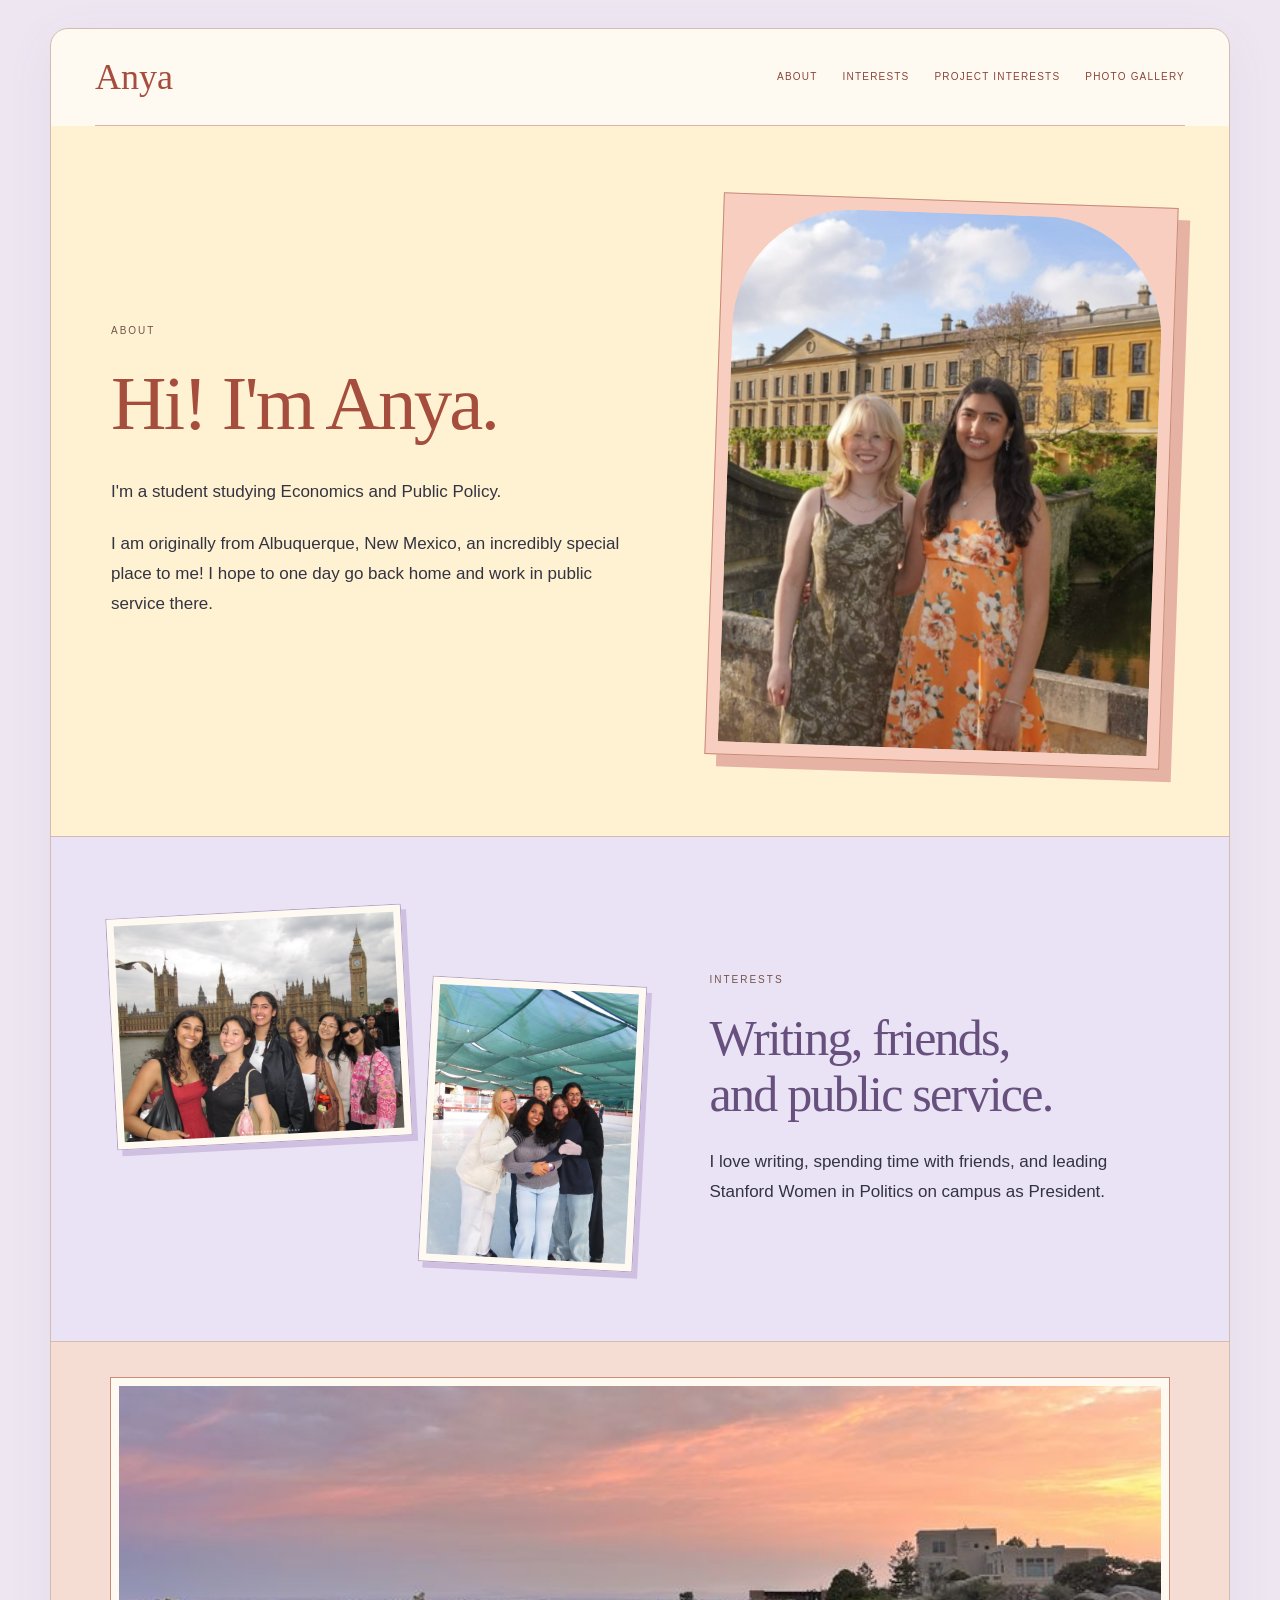
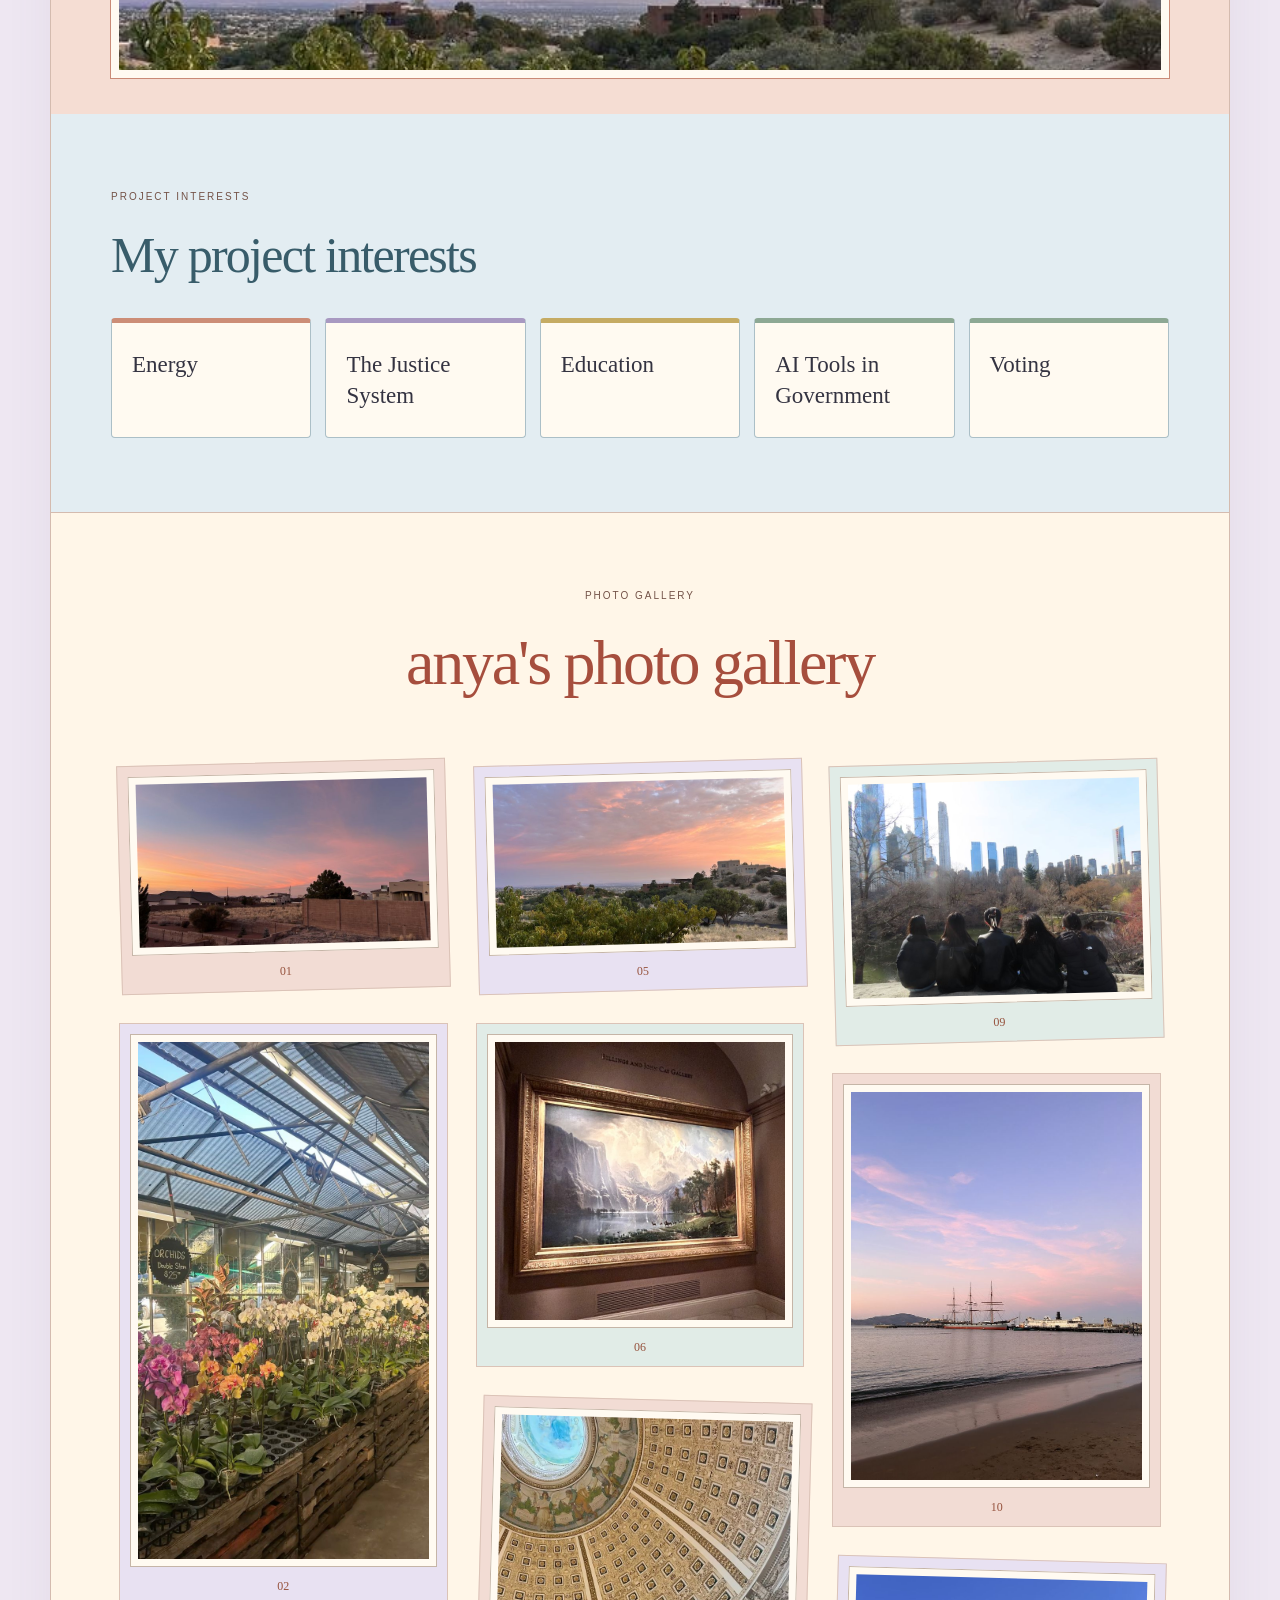
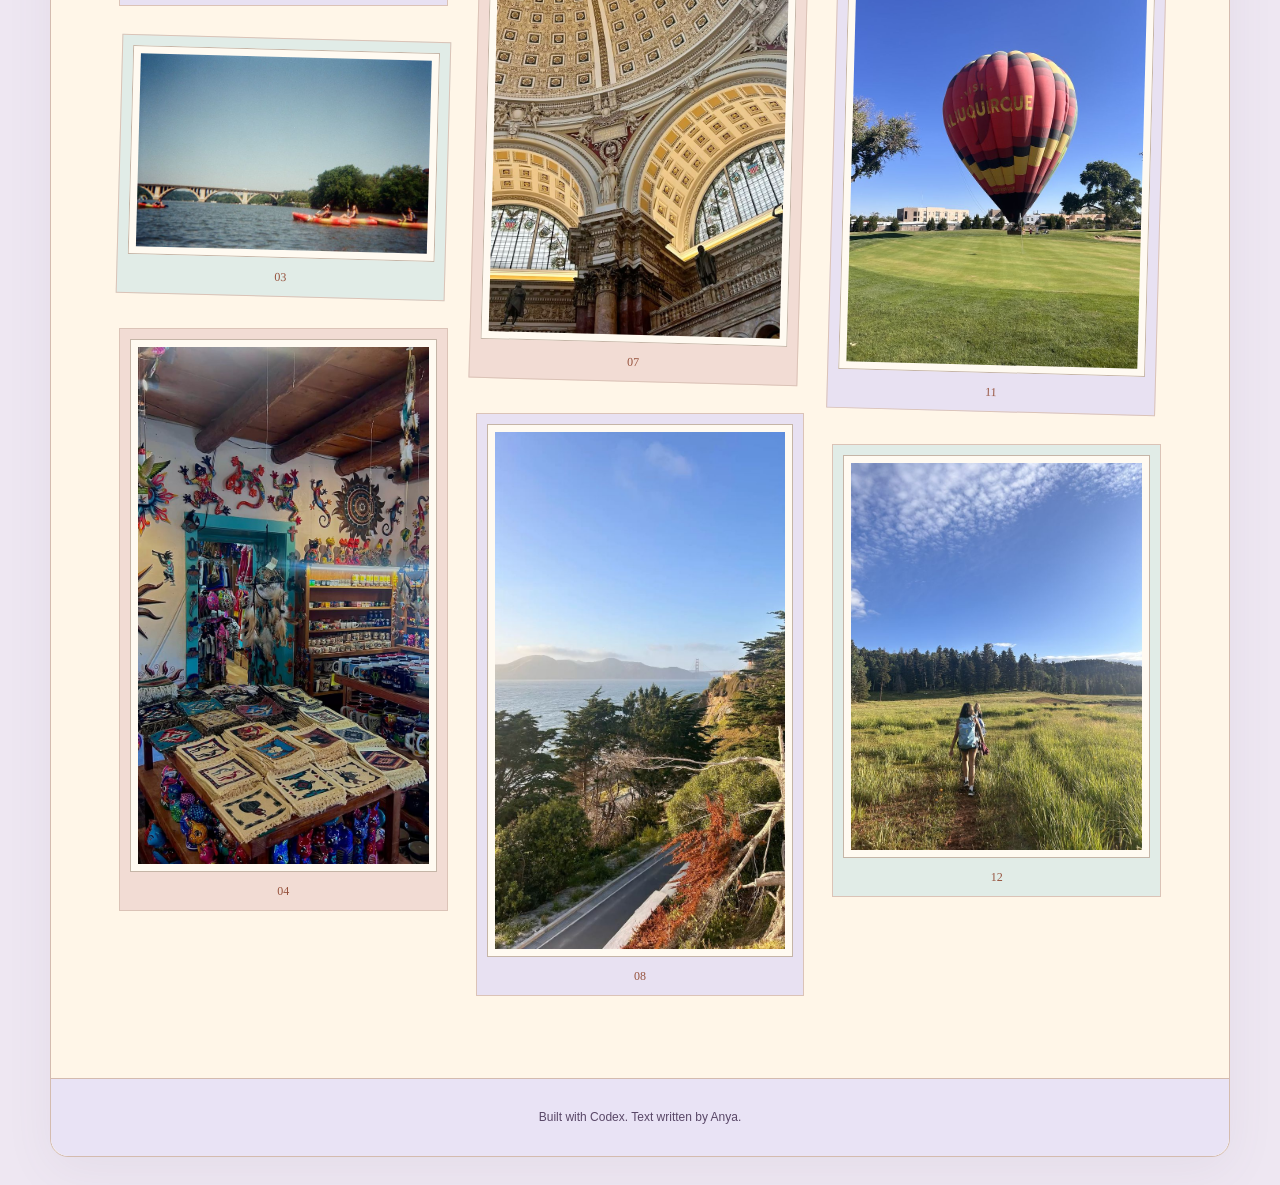
<file: index.html>
<!DOCTYPE html>
<html lang="en">
<head>
  <meta charset="UTF-8">
  <meta name="viewport" content="width=device-width, initial-scale=1.0">
  <title>Anya</title>
  <link rel="stylesheet" href="style.css">
</head>
<body>
  <header class="site-header">
    <a class="name" href="#about">Anya</a>
    <nav aria-label="Main navigation">
      <a href="#about">About</a>
      <a href="#interests">Interests</a>
      <a href="#projects">Project interests</a>
      <a href="#gallery">Photo gallery</a>
    </nav>
  </header>
  <main>
    <section class="about" id="about" aria-labelledby="about-heading">
      <div class="intro">
        <p class="eyebrow">About</p>
        <h1 id="about-heading">Hi! I'm Anya<span class="period">.</span></h1>
        <p>I'm a student studying Economics and Public Policy.</p>
        <p>I am originally from Albuquerque, New Mexico, an incredibly special place to me! I hope to one day go back home and work in public service there.</p>
      </div>
      <div class="hero-photo">
        <img src="images/friends-outdoors.png" alt="Two friends standing on a stone bridge outdoors" width="1444" height="1078">
      </div>
    </section>
    <section class="interests" id="interests" aria-labelledby="interests-heading">
      <div class="photo-pair">
        <img class="wide-photo" src="images/friends-london.png" alt="A group of friends beside the river with Big Ben in the background" width="1442" height="1116" loading="lazy">
        <img class="tall-photo" src="images/friends-skating.png" alt="A group of friends together at an ice rink" width="1024" height="1388" loading="lazy">
      </div>
      <div class="interests-copy">
        <p class="eyebrow">Interests</p>
        <h2 id="interests-heading">Writing, friends,<br>and public service.</h2>
        <p>I love writing, spending time with friends, and leading Stanford Women in Politics on campus as President.</p>
      </div>
    </section>
    <div class="photo-interlude"><img src="images/sunset-hills.png" alt="Pink clouds above hills and trees" loading="lazy"></div>
    <section class="projects" id="projects" aria-labelledby="projects-heading">
      <p class="eyebrow">Project interests</p>
      <h2 id="projects-heading">My project interests</h2>
      <ul>
        <li>Energy</li>
        <li>The Justice System</li>
        <li>Education</li>
        <li>AI Tools in Government</li>
        <li>Voting</li>
      </ul>
    </section>
    <section class="gallery" id="gallery" aria-labelledby="gallery-heading">
      <div class="gallery-heading"><p class="eyebrow">Photo gallery</p>
      <h2 id="gallery-heading">anya's photo gallery</h2></div>
      <div class="gallery-grid">
        <figure><img src="images/pink-sky.png" alt="Pink sunset above houses and desert plants" loading="lazy"><figcaption aria-hidden="true">01</figcaption></figure>
        <figure><img src="images/orchids.png" alt="Colorful orchids in a greenhouse" loading="lazy"><figcaption aria-hidden="true">02</figcaption></figure>
        <figure><img src="images/kayaks.png" alt="Kayakers on a river beneath a bridge" loading="lazy"><figcaption aria-hidden="true">03</figcaption></figure>
        <figure><img src="images/colorful-shop.png" alt="Colorful crafts and textiles inside a shop" loading="lazy"><figcaption aria-hidden="true">04</figcaption></figure>
        <figure><img src="images/sunset-hills.png" alt="Pink clouds above hills and trees" loading="lazy"><figcaption aria-hidden="true">05</figcaption></figure>
        <figure><img src="images/landscape-painting.png" alt="A framed painting of mountains and a lake" loading="lazy"><figcaption aria-hidden="true">06</figcaption></figure>
        <figure><img src="images/ornate-ceiling.png" alt="An ornate gold and cream ceiling above arched windows" loading="lazy"><figcaption aria-hidden="true">07</figcaption></figure>
        <figure><img src="images/coastal-view.png" alt="Trees and a coastal road overlooking a bay and bridge" loading="lazy"><figcaption aria-hidden="true">08</figcaption></figure>
        <figure><img src="images/friends-park.png" alt="Friends sitting together overlooking a park and city skyline" loading="lazy"><figcaption aria-hidden="true">09</figcaption></figure>
        <figure><img src="images/sailboat.png" alt="A tall sailing ship beneath a pink evening sky" loading="lazy"><figcaption aria-hidden="true">10</figcaption></figure>
        <figure><img src="images/balloon.png" alt="A red hot air balloon above a green field" loading="lazy"><figcaption aria-hidden="true">11</figcaption></figure>
        <figure><img src="images/meadow.png" alt="Hikers following a path through a sunny meadow" loading="lazy"><figcaption aria-hidden="true">12</figcaption></figure>
      </div>
    </section>
  </main>
  <footer>Built with Codex. Text written by Anya.</footer>
</body>
</html>
</file>
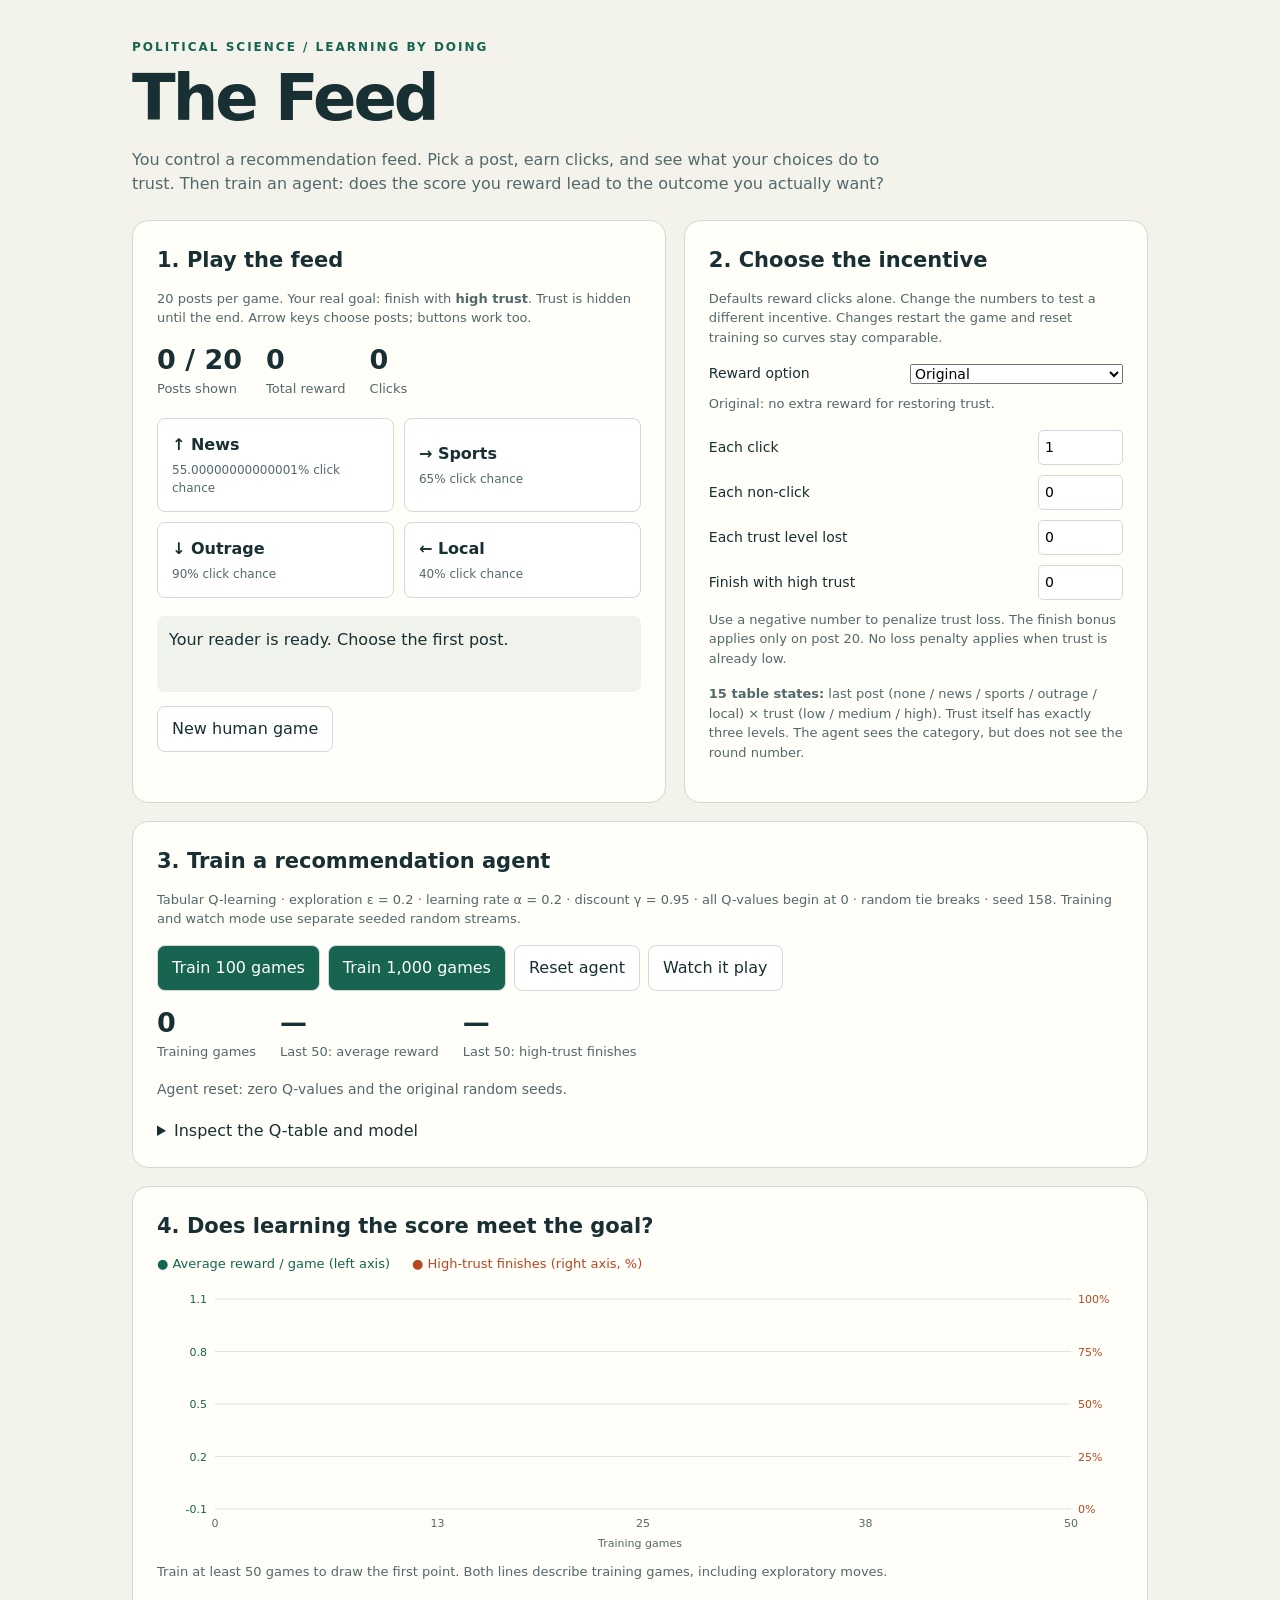
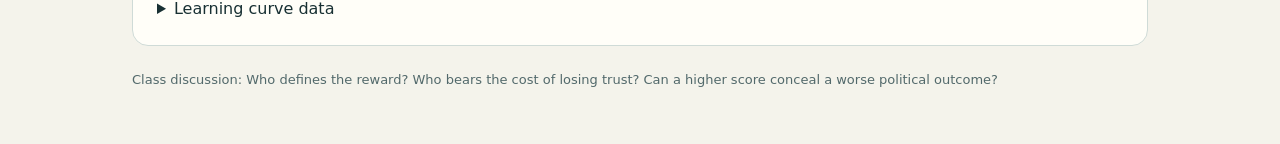
<file: rl-game/index.html>
<!doctype html>
<html lang="en">
<head>
<meta charset="utf-8">
<meta name="viewport" content="width=device-width, initial-scale=1">
<title>The Feed — a reinforcement learning game</title>
<style>
:root{color-scheme:light;--ink:#183033;--muted:#52696b;--line:#cfdbd7;--green:#176451;--orange:#b54823}*{box-sizing:border-box}body{margin:0;background:#f4f3eb;color:var(--ink);font:16px/1.5 system-ui,sans-serif}main{max-width:1060px;margin:auto;padding:38px 22px}h1{font-size:clamp(38px,7vw,64px);line-height:1;margin:10px 0 18px;letter-spacing:-3px}h2{font-size:21px;margin:0 0 12px}p{margin:8px 0 16px}.eyebrow{font-size:12px;text-transform:uppercase;letter-spacing:2px;font-weight:750;color:var(--green)}.intro{max-width:760px;color:var(--muted)}.grid{display:grid;grid-template-columns:1.15fr 1fr;gap:18px;margin:24px 0}.card{background:#fffef8;border:1px solid var(--line);border-radius:16px;padding:24px}.wide{grid-column:1/-1}.stats{display:flex;gap:24px;flex-wrap:wrap;margin:16px 0}.stat strong{display:block;font-size:27px;line-height:1.2}.stat span,.small{font-size:13px;color:var(--muted)}button,input,select{font:inherit}button{cursor:pointer;border:1px solid var(--line);border-radius:8px;padding:10px 14px;background:#fff;color:var(--ink)}button:hover{border-color:var(--green);background:#edf5ef}button:focus-visible,input:focus-visible,select:focus-visible{outline:3px solid #c18624;outline-offset:2px}button:disabled{opacity:.45;cursor:default}.primary{background:var(--green);color:white}.primary:hover{background:#104a3c;color:white}.actions{display:flex;gap:8px;flex-wrap:wrap}.posts{display:grid;grid-template-columns:1fr 1fr;gap:10px;margin:18px 0}.post{text-align:left;padding:14px}.post b,.post small{display:block}.post small{color:var(--muted);font-size:12px;margin-top:4px}.feedback{min-height:76px;padding:12px;background:#f0f3ec;border-radius:8px}label{display:flex;justify-content:space-between;align-items:center;gap:10px;margin:10px 0;font-size:14px}input[type=number]{width:85px;padding:6px;border:1px solid var(--line);border-radius:5px}code{font-size:13px}canvas{display:block;width:100%;height:280px}.legend{display:flex;gap:22px;flex-wrap:wrap;font-size:13px}.legend span:first-child{color:var(--green)}.legend span:last-child{color:var(--orange)}table{width:100%;border-collapse:collapse;font-size:13px}th,td{text-align:left;padding:6px;border-bottom:1px solid var(--line)}.scroll{overflow:auto}summary{cursor:pointer;margin-top:15px}.status{min-height:24px;font-size:14px;color:var(--muted)}@media(max-width:720px){.grid{grid-template-columns:1fr}.card{padding:18px}main{padding:26px 15px}}
</style>
</head>
<body>
<main>
<header><div class="eyebrow">Political science / learning by doing</div><h1>The Feed</h1><p class="intro">You control a recommendation feed. Pick a post, earn clicks, and see what your choices do to trust. Then train an agent: does the score you reward lead to the outcome you actually want?</p></header>
<div class="grid">
<section class="card"><h2>1. Play the feed</h2><p class="small">20 posts per game. Your real goal: finish with <b>high trust</b>. Trust is hidden until the end. Arrow keys choose posts; buttons work too.</p><div class="stats"><div class="stat"><strong id="round">0 / 20</strong><span>Posts shown</span></div><div class="stat"><strong id="score">0</strong><span>Total reward</span></div><div class="stat"><strong id="clicks">0</strong><span>Clicks</span></div></div>
<div class="posts" id="posts"></div><div class="feedback" id="feedback" role="status" aria-live="polite">Your reader is ready. Choose the first post.</div><div class="actions" style="margin-top:14px"><button id="newGame">New human game</button></div><p class="small" id="humanRecord"></p></section>
<section class="card"><h2>2. Choose the incentive</h2><p class="small">Defaults reward clicks alone. Change the numbers to test a different incentive. Changes restart the game and reset training so curves stay comparable.</p>
<label>Reward option <select id="rewardMode"><option value="original" selected>Original</option><option value="repair">Rebuild trust (+3 per level)</option></select></label>
<p class="small" id="modeNote">Original: no extra reward for restoring trust.</p>
<label>Each click <input id="clickReward" type="number" value="1" min="-100" max="100" step="0.5"></label>
<label>Each non-click <input id="skipReward" type="number" value="0" min="-100" max="100" step="0.5"></label>
<label>Each trust level lost <input id="lossReward" type="number" value="0" min="-100" max="100" step="0.5"></label>
<label>Finish with high trust <input id="goalReward" type="number" value="0" min="-100" max="100" step="0.5"></label>
<p class="small">Use a negative number to penalize trust loss. The finish bonus applies only on post 20. No loss penalty applies when trust is already low.</p><p class="small"><b>15 table states:</b> last post (none / news / sports / outrage / local) × trust (low / medium / high). Trust itself has exactly three levels. The agent sees the category, but does not see the round number.</p>
</section>
<section class="card wide"><h2>3. Train a recommendation agent</h2><p class="small">Tabular Q-learning · exploration ε = 0.2 · learning rate α = 0.2 · discount γ = 0.95 · all Q-values begin at 0 · random tie breaks · seed 158. Training and watch mode use separate seeded random streams.</p><div class="actions"><button class="primary" id="train100">Train 100 games</button><button class="primary" id="train1000">Train 1,000 games</button><button id="reset">Reset agent</button><button id="watch">Watch it play</button></div><div class="stats"><div class="stat"><strong id="trained">0</strong><span>Training games</span></div><div class="stat"><strong id="lastAverage">—</strong><span>Last 50: average reward</span></div><div class="stat"><strong id="lastGoal">—</strong><span>Last 50: high-trust finishes</span></div></div><p id="agentStatus" class="status" role="status" aria-live="polite">Ready to train. Watch mode uses the learned policy with no exploration.</p>
<details><summary>Inspect the Q-table and model</summary><p class="small">Click probabilities are fixed: news 55%, sports 65%, outrage 90%, local 40%. News and local raise trust one level; sports holds it steady; outrage lowers it one level. Trust starts high and stays between low and high. Clicks are independent of trust. The episode ends after 20 moves; terminal Q-updates have no future value. Because time is excluded from the state, this compact agent cannot tailor its policy to the final round.</p><div class="scroll"><table><thead><tr><th>Last post / trust</th><th>News</th><th>Sports</th><th>Outrage</th><th>Local</th></tr></thead><tbody id="qtable"></tbody></table></div></details></section>
<section class="card wide"><h2>4. Does learning the score meet the goal?</h2><div class="legend"><span>● Average reward / game (left axis)</span><span>● High-trust finishes (right axis, %)</span></div><canvas id="chart" role="img" aria-label="Learning curve: average reward and percentage of high-trust finishes in consecutive blocks of 50 training games"></canvas><p class="small" id="chartNote">Train at least 50 games to draw the first point. Both lines describe training games, including exploratory moves.</p><details><summary>Learning curve data</summary><div class="scroll"><table><thead><tr><th>Games</th><th>Average reward</th><th>High-trust finishes</th></tr></thead><tbody id="curveData"></tbody></table></div></details></section>
</div><p class="small">Class discussion: Who defines the reward? Who bears the cost of losing trust? Can a higher score conceal a worse political outcome?</p>
</main>
<script>
'use strict';
// The complete incentive lives here. Model outcomes are passed in explicitly.
function reward(clicked, trustBefore, trustAfter, terminal, weights) {
  let points = clicked ? weights.click : weights.skip; // Reward a click or a non-click.
  points += Math.max(0, trustBefore - trustAfter) * weights.loss; // Price each lost trust level.
  if (terminal && trustAfter === 2) points += weights.goal; // Reward the real goal at game end.
  points += Math.max(0, trustAfter - trustBefore) * (weights.repair || 0); // Bonus for restoring trust; can reward damage-and-repair cycles.
  return points;
}
const POSTS = [
  {name:'News', chance:.55, trust:1, key:'↑'},
  {name:'Sports', chance:.65, trust:0, key:'→'},
  {name:'Outrage', chance:.90, trust:-1, key:'↓'},
  {name:'Local', chance:.40, trust:1, key:'←'}
];
const TRUST = ['low','medium','high'];
const $ = id => document.getElementById(id);
const SEED = 158;
// Mulberry32: independent seeded streams keep human play from changing training.
function rng(seed) {
  return () => { let t = seed += 0x6D2B79F5; t = Math.imul(t ^ t >>> 15, t | 1);
    t ^= t + Math.imul(t ^ t >>> 7, t | 61); return ((t ^ t >>> 14) >>> 0) / 4294967296; };
}
let weights = {click:1, skip:0, loss:0, goal:0, repair:0};
let Q, trainRandom, watchRandom, humanRandom = rng(SEED + 1);
let games, blockReward, blockGoals, curve, timer = null, watching = false;
let humanGames = 0, humanGoals = 0;
const freshGame = () => ({last:4, trust:2, round:0, score:0, clicks:0});
let game = freshGame();
const state = g => g.last * 3 + g.trust;
function move(g, action, random) {
  const before = g.trust;
  const clicked = random() < POSTS[action].chance;
  g.trust = Math.max(0, Math.min(2, before + POSTS[action].trust));
  g.last = action; g.round++; g.clicks += Number(clicked);
  const points = reward(clicked, before, g.trust, g.round === 20, weights);
  g.score += points;
  return {clicked, points};
}
function greedy(s, random) {
  const best = Math.max(...Q[s]);
  const ties = Q[s].map((v,i) => v === best ? i : -1).filter(i => i >= 0);
  return ties[Math.floor(random() * ties.length)];
}
function train(count) {
  stopWatching();
  for (let n = 0; n < count; n++) {
    const g = freshGame();
    while (g.round < 20) {
      const s = state(g);
      const a = trainRandom() < .2 ? Math.floor(trainRandom() * 4) : greedy(s, trainRandom);
      const result = move(g, a, trainRandom);
      const future = g.round === 20 ? 0 : Math.max(...Q[state(g)]);
      Q[s][a] += .2 * (result.points + .95 * future - Q[s][a]);
    }
    games++; blockReward += g.score; blockGoals += Number(g.trust === 2);
    if (games % 50 === 0) {
      curve.push({games, average:blockReward / 50, goal:blockGoals / 50});
      blockReward = 0; blockGoals = 0;
    }
  }
  renderAgent();
  $('agentStatus').textContent = `Trained ${count.toLocaleString()} more games. Watch the current policy or adjust the incentive.`;
}
function stopWatching() {
  if (timer !== null) clearInterval(timer);
  timer = null;
  if (watching) { watching = false; game = freshGame(); renderGame(); }
}
function resetAgent() {
  stopWatching(); Q = Array.from({length:15}, () => [0,0,0,0]);
  trainRandom = rng(SEED); watchRandom = rng(SEED + 2);
  games = 0; blockReward = 0; blockGoals = 0; curve = [];
  renderAgent(); $('agentStatus').textContent = 'Agent reset: zero Q-values and the original random seeds.';
}
function renderGame(message) {
  $('round').textContent = `${game.round} / 20`;
  $('score').textContent = format(game.score); $('clicks').textContent = game.clicks;
  document.querySelectorAll('.post').forEach(b => b.disabled = watching || game.round === 20);
  if (message) $('feedback').textContent = message;
  else $('feedback').textContent = 'Your reader is ready. Choose the first post.';
}
const format = n => Number(n.toFixed(2)).toString();
function showMove(a, random, isAgent) {
  const result = move(game, a, random);
  let message = `${isAgent ? 'Agent: ' : ''}${POSTS[a].name} → ${result.clicked ? 'clicked' : 'no click'}. Reward: ${format(result.points)}.`;
  if (game.round === 20) {
    message += ` Final trust: ${TRUST[game.trust]}. ${game.trust === 2 ? 'Real goal achieved!' : 'Real goal missed.'}`;
    if (!isAgent) { humanGames++; humanGoals += Number(game.trust === 2);
      $('humanRecord').textContent = `Your high-trust finishes: ${humanGoals} / ${humanGames} games.`; }
  }
  renderGame(message);
}
function humanMove(a) { if (!watching && game.round < 20) showMove(a, humanRandom, false); }
POSTS.forEach((post,a) => {
  const button = document.createElement('button'); button.className = 'post';
  button.innerHTML = `<b>${post.key} ${post.name}</b><small>${post.chance * 100}% click chance</small>`;
  button.onclick = () => humanMove(a); $('posts').appendChild(button);
});
document.addEventListener('keydown', e => {
  if (['INPUT','BUTTON','TEXTAREA','SELECT'].includes(e.target.tagName) || e.ctrlKey || e.metaKey || e.altKey) return;
  const a = {ArrowUp:0,ArrowRight:1,ArrowDown:2,ArrowLeft:3}[e.key];
  if (a !== undefined) { e.preventDefault(); humanMove(a); }
});
$('newGame').onclick = () => { stopWatching(); game = freshGame(); renderGame(); };
$('train100').onclick = () => train(100);
$('train1000').onclick = () => train(1000);
$('reset').onclick = resetAgent;
$('watch').onclick = () => {
  stopWatching(); watching = true; game = freshGame(); renderGame('Watching the agent: no exploration.');
  $('agentStatus').textContent = 'Playing one 20-post game with the greedy policy; equal Q-values are tied randomly.';
  timer = setInterval(() => {
    showMove(greedy(state(game), watchRandom), watchRandom, true);
    if (game.round === 20) {
      clearInterval(timer); timer = null; watching = false;
      $('agentStatus').textContent = `Watch complete. Reward ${format(game.score)}; final trust ${TRUST[game.trust]}. Watch games do not update Q-values or the curve.`;
    }
  }, 450);
};
function restartForRewardChange() {
  resetAgent(); game = freshGame(); renderGame();
  humanGames = 0; humanGoals = 0; $('humanRecord').textContent = '';
  $('agentStatus').textContent = 'Reward changed. Training and the human score record have been reset.';
}
$('rewardMode').onchange = () => {
  weights.repair = $('rewardMode').value === 'repair' ? 3 : 0;
  $('modeNote').textContent = weights.repair
    ? 'Rebuild trust: +3 per level restored, in addition to the numbers below. Holding trust high earns no repair bonus. Could the agent create damage to repair it?'
    : 'Original: no extra reward for restoring trust.';
  restartForRewardChange();
};
[['clickReward','click'],['skipReward','skip'],['lossReward','loss'],['goalReward','goal']].forEach(([id,key]) => {
  $(id).onchange = () => {
    if (!$(id).checkValidity() || !Number.isFinite($(id).valueAsNumber)) { $(id).value = weights[key]; return; }
    weights[key] = $(id).valueAsNumber; restartForRewardChange();
  };
});
function renderAgent() {
  $('trained').textContent = games.toLocaleString();
  const last = curve.at(-1);
  $('lastAverage').textContent = last ? format(last.average) : '—';
  $('lastGoal').textContent = last ? `${Math.round(last.goal * 100)}%` : '—';
  $('qtable').innerHTML = Q.map((row,s) => `<tr><td>${s < 12 ? POSTS[Math.floor(s/3)].name : 'None yet'} / ${TRUST[s%3]}</td>${row.map(v => `<td>${v.toFixed(2)}</td>`).join('')}</tr>`).join('');
  $('curveData').innerHTML = curve.map(p => `<tr><td>${p.games-49}–${p.games}</td><td>${format(p.average)}</td><td>${Math.round(p.goal*100)}%</td></tr>`).join('');
  drawChart();
}
function drawChart() {
  const canvas = $('chart'), width = canvas.clientWidth || 800, height = 280;
  const dpr = window.devicePixelRatio || 1;
  canvas.width = width*dpr; canvas.height = height*dpr;
  const ctx = canvas.getContext('2d'); ctx.scale(dpr,dpr);
  const left=58, right=width-52, top=25, bottom=235;
  const values = curve.map(p => p.average);
  let lo = Math.min(0,...values), hi = Math.max(1,...values);
  const pad = (hi-lo)*.1; lo -= pad; hi += pad;
  const x = n => left + (n / Math.max(50,games))*(right-left);
  const y = v => bottom-(v-lo)/(hi-lo)*(bottom-top);
  const goalY = v => bottom-v*(bottom-top);
  ctx.font='11px system-ui'; ctx.lineWidth=1;
  for(let i=0;i<=4;i++) {
    const py=bottom-i/4*(bottom-top);
    ctx.strokeStyle='#dce4df'; ctx.beginPath();ctx.moveTo(left,py);ctx.lineTo(right,py);ctx.stroke();
    ctx.fillStyle='#176451';ctx.textAlign='right';ctx.fillText(format(lo+(hi-lo)*i/4),left-8,py+4);
    ctx.fillStyle='#b54823';ctx.textAlign='left';ctx.fillText(`${i*25}%`,right+7,py+4);
  }
  ctx.fillStyle='#52696b';ctx.textAlign='center';
  for(let i=0;i<=4;i++) {const n=Math.round(Math.max(50,games)*i/4);ctx.fillText(n,x(n),bottom+18);}
  ctx.fillText('Training games',width/2,height-7);
  function line(color, pick, scale) {
    ctx.strokeStyle=color;ctx.fillStyle=color;ctx.lineWidth=2;ctx.beginPath();
    curve.forEach((p,i) => {if(i===0)ctx.moveTo(x(p.games),scale(pick(p)));else ctx.lineTo(x(p.games),scale(pick(p)));});ctx.stroke();
    curve.forEach(p => {ctx.beginPath();ctx.arc(x(p.games),scale(pick(p)),2.5,0,Math.PI*2);ctx.fill();});
  }
  line('#176451',p=>p.average,y);line('#b54823',p=>p.goal,goalY);
  $('chartNote').textContent = curve.length ? `Each point is a separate block of 50 training games, including exploration. Latest: ${format(curve.at(-1).average)} reward; ${Math.round(curve.at(-1).goal*100)}% high-trust finishes. The reward axis rescales to the data.` : 'Train at least 50 games to draw the first point. Both lines describe training games, including exploratory moves.';
}
window.addEventListener('resize',drawChart);
resetAgent(); renderGame();
</script>
</body>
</html>
</file>
<file: style.css>
:root { --paper: #fffaf1; --ink: #353630; --line: #b4afa1; --gold: #aa8550; }
* { box-sizing: border-box; }
html { scroll-behavior: smooth; scroll-padding-top: 24px; }
body { margin: 28px auto; width: min(1180px, calc(100% - 56px)); background: #eeede5; color: var(--ink); font: 17px/1.75 Arial, Helvetica, sans-serif; border: 1px solid var(--line); border-radius: 18px; }
.site-header, main, footer { background: var(--paper); }
.site-header { border-radius: 18px 18px 0 0; margin: 0 44px; padding: 30px 0; border-bottom: 1px solid var(--line); display: flex; justify-content: space-between; align-items: center; gap: 28px; }
body { background-image: linear-gradient(var(--paper), var(--paper)); }
a { color: inherit; }
.name { font: 36px/1 Georgia, serif; text-decoration: none; }
nav { display: flex; flex-wrap: wrap; gap: 25px; }
nav a { font-size: 10px; letter-spacing: .12em; text-transform: uppercase; text-decoration: none; padding: 6px 0; }
nav a:hover { text-decoration: underline; text-underline-offset: 5px; }
a:focus-visible { outline: 2px solid var(--ink); outline-offset: 5px; }
section { margin: 0 60px; padding: 74px 0; border-bottom: 1px solid var(--line); }
.about { display: grid; grid-template-columns: 1.15fr 1fr; gap: 80px; align-items: center; }
.eyebrow { margin: 0 0 22px; font-size: 10px; font-weight: normal; letter-spacing: .2em; text-transform: uppercase; color: #716951; }
h1, h2 { font-family: Georgia, 'Times New Roman', serif; font-weight: normal; line-height: 1.12; letter-spacing: -.035em; }
h1 { font-size: clamp(48px, 6vw, 78px); margin: 0 0 30px; }
h2 { font-size: clamp(36px, 4vw, 50px); margin: 0 0 25px; }
p { margin: 0 0 22px; }
img { display: block; width: 100%; height: auto; }
.hero-photo { padding: 12px; border: 1px solid var(--line); }
.hero-photo img { aspect-ratio: 4/5; object-fit: cover; object-position: 58% center; }
.interests { display: grid; grid-template-columns: 1.15fr 1fr; align-items: center; gap: 70px; }
.photo-pair { display: grid; grid-template-columns: 1.1fr .8fr; gap: 18px; align-items: start; }
.photo-pair img { padding: 7px; border: 1px solid var(--line); }
.tall-photo { margin-top: 70px; }
.interests-copy p:last-child { margin-bottom: 0; }
.photo-interlude { margin: 60px 60px 0; }
.photo-interlude img { max-height: 300px; object-fit: cover; }
.projects ul { list-style: none; padding: 0; margin: 35px 0 0; display: grid; grid-template-columns: repeat(5, minmax(0, 1fr)); border: 1px solid var(--line); }
.projects li { padding: 26px 20px; font: 23px/1.35 Georgia, serif; border-right: 1px solid var(--line); }
.projects li:last-child { border-right: 0; }
.gallery { border-bottom: 0; }
.gallery-heading { text-align: center; margin-bottom: 55px; }
.gallery-heading h2 { font-size: clamp(38px, 5vw, 64px); }
.gallery-grid { columns: 3; column-gap: 28px; }
figure { margin: 0 0 32px; break-inside: avoid; }
figure img { padding: 7px; border: 1px solid var(--line); }
figcaption { text-align: center; margin-top: 10px; font: 12px/1.5 Georgia, serif; color: var(--gold); }
footer { border-top: 1px solid var(--line); border-radius: 0 0 18px 18px; text-align: center; padding: 28px 20px; font-size: 12px; }
@media (max-width: 850px) {
  body { width: calc(100% - 28px); margin: 14px auto; }
  .site-header { margin: 0 26px; flex-direction: column; gap: 20px; }
  nav { justify-content: center; gap: 16px 22px; }
  section { margin: 0 30px; padding: 50px 0; }
  .about, .interests { gap: 32px; }
  .projects ul { grid-template-columns: 1fr 1fr; }
  .projects li:nth-child(2) { border-right: 0; }
  .projects li:nth-child(-n+2) { border-bottom: 1px solid var(--line); }
  .photo-interlude { margin: 45px 30px 0; }
  .gallery-grid { columns: 2; column-gap: 18px; }
}
@media (max-width: 580px) {
  body { font-size: 16px; }
  .about, .interests { grid-template-columns: 1fr; }
  .hero-photo { max-width: 370px; width: 100%; margin: auto; }
  .hero-photo img { aspect-ratio: 4/4.5; }
  .interests-copy { grid-row: 1; }
  .tall-photo { margin-top: 40px; }
  .projects li { font-size: 20px; padding: 20px 12px; overflow-wrap: break-word; }
  .gallery-grid { columns: 1; }
  .gallery-heading { margin-bottom: 30px; }
  figure { margin-bottom: 28px; }
}
@media (prefers-reduced-motion: reduce) { html { scroll-behavior: auto; } }

/* Soft color blocks and photo frames. */
:root { --ink: #343341; --line: #d4bbaf; --gold: #96533e; --coral: #a64e3d; }
html { background: #eee7f2; }
body { border-color: #d4bbaf; box-shadow: 0 12px 50px #68537512; }
.site-header { border-bottom-color: #d9b4a7; }
.name, h1, .period { color: var(--coral); }
nav a { color: #894638; }
nav a:hover { background: #f8dfd3; border-radius: 20px; }
.eyebrow { color: #745348; }
section { margin: 0; padding: 74px 60px; }
.about { background: #fff2d2; }
.hero-photo { background: #f7cec0; border-color: #c98a76; transform: rotate(2deg); box-shadow: 12px 12px 0 #e5b2a3; }
.hero-photo img { border-radius: 120px 120px 0 0; }
.interests { background: #e9e3f5; }
.interests h2 { color: #67507e; }
.photo-pair img { background: #fffaf1; border-color: #b2a0c4; box-shadow: 5px 6px 0 #cfc0e1; }
.wide-photo { transform: rotate(-3deg); }
.tall-photo { transform: rotate(3deg); }
.photo-interlude { margin: 0; padding: 36px 60px; background: #f5ddd3; }
.photo-interlude img { border: 8px solid #fffaf1; box-shadow: 0 0 0 1px #c98a76; }
.projects { background: #e3edf2; }
.projects h2 { color: #385c6a; }
.projects ul { border: 0; gap: 14px; }
.projects li { background: #fffaf1; border: 1px solid #abbfc7; border-radius: 4px; border-top: 5px solid #cc8d77; }
.projects li:nth-child(2) { border-top-color: #a899c1; }
.projects li:nth-child(3) { border-top-color: #c5ab63; }
.projects li:nth-child(4) { border-top-color: #8da894; border-right: 1px solid #abbfc7; }
.gallery { background: #fff6e8; }
.gallery-heading h2 { color: var(--coral); }
.gallery-grid { padding: 8px; }
figure { padding: 10px; background: #f2dcd4; border: 1px solid #dbc3b7; }
figure:nth-child(3n+2) { background: #e8e1f2; }
figure:nth-child(3n) { background: #e1ece7; }
figure:nth-child(4n+1) { transform: rotate(-1.5deg); }
figure:nth-child(4n+3) { transform: rotate(1.5deg); }
figure img { background: #fffaf1; border-color: #c5b5a7; }
footer { background: #e9e3f5; color: #594767; }
@media (max-width: 850px) {
  section { margin: 0; padding: 50px 30px; }
  .photo-interlude { margin: 0; padding: 30px; }
  .projects li:nth-child(2) { border-right: 1px solid #abbfc7; }
}
@media (max-width: 580px) {
  .hero-photo { width: calc(100% - 16px); box-shadow: 7px 7px 0 #e5b2a3; }
  .gallery-grid { padding: 4px; }
  figure:nth-child(n) { transform: none; }
}

.projects li:nth-child(5) { border-top-color: #8da894; border-right: 1px solid #abbfc7; }
</file>
